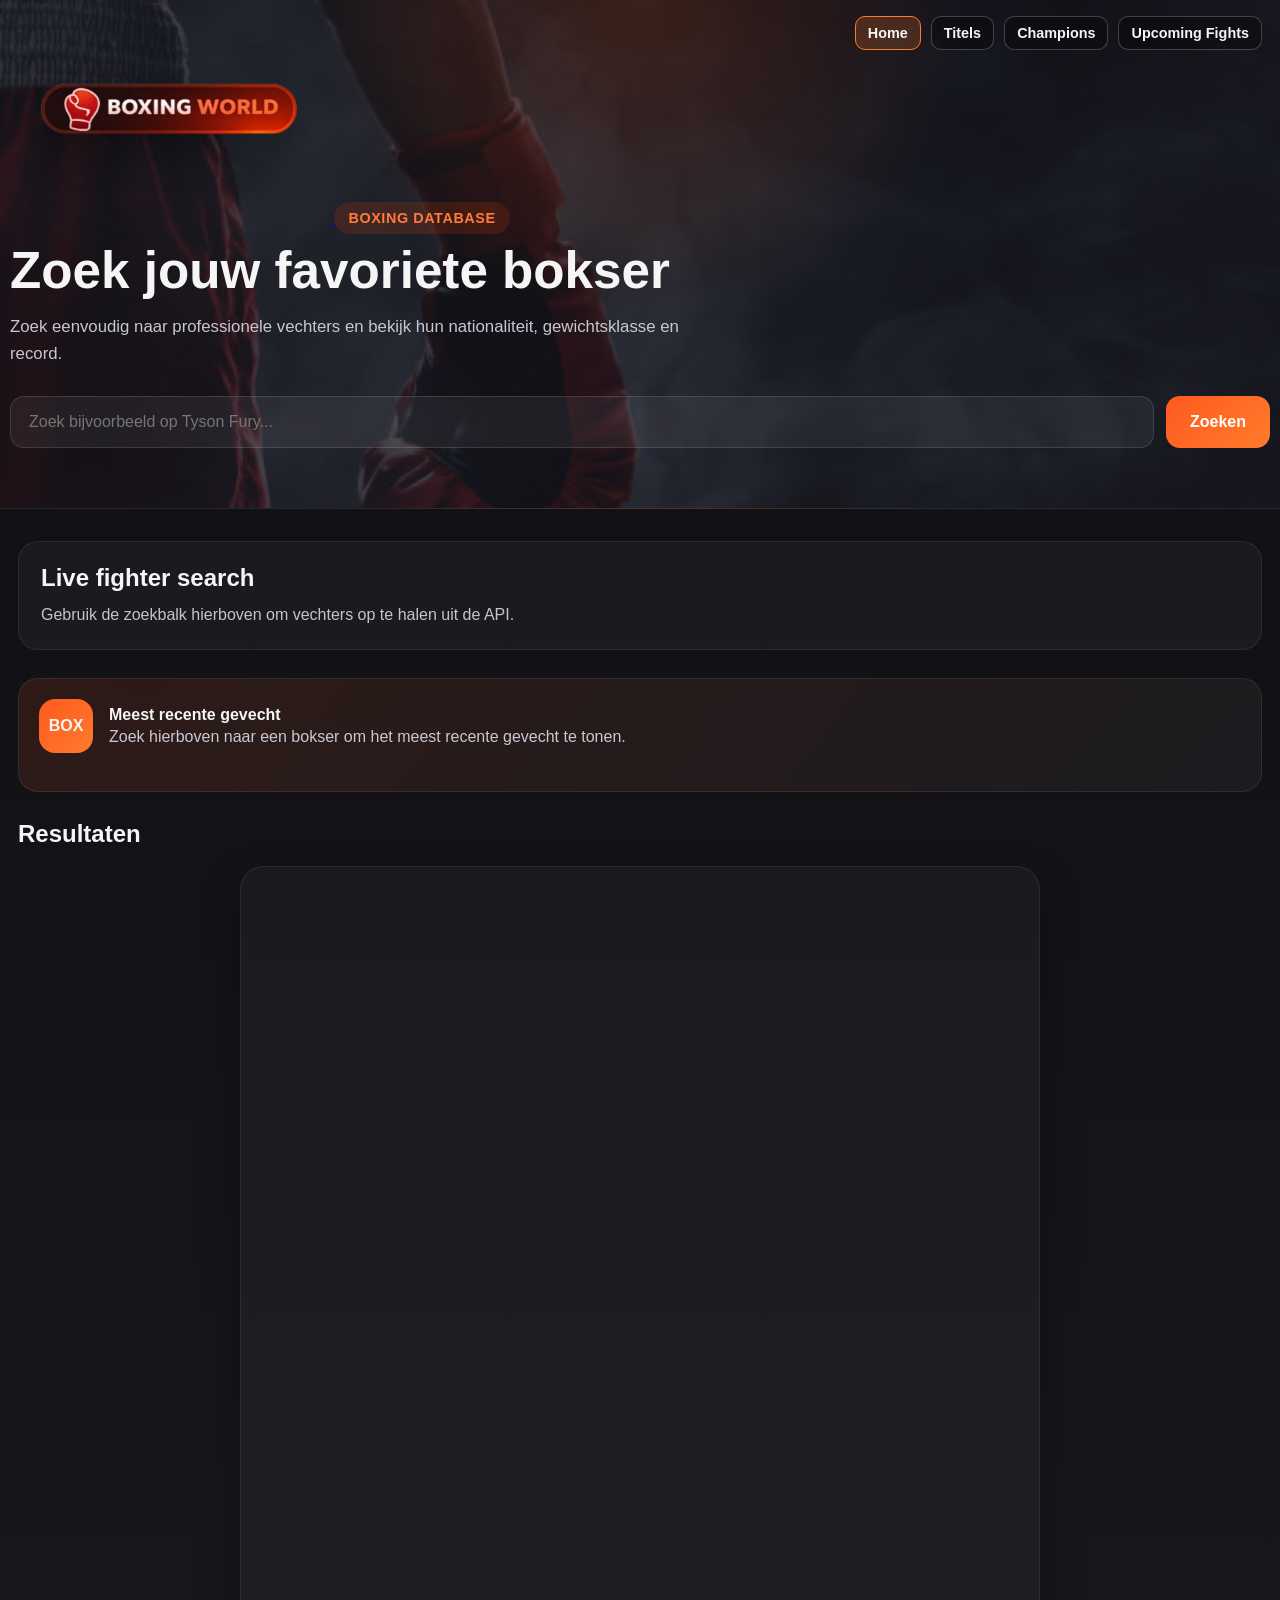
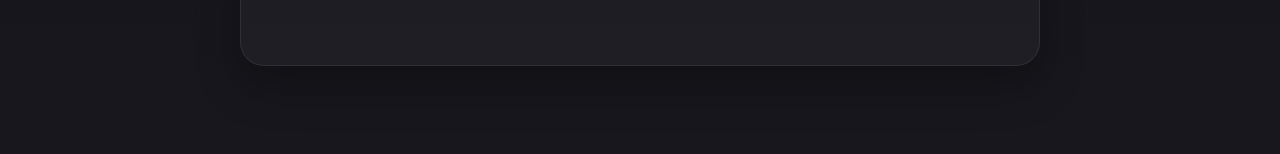
<file: index.html>
<!DOCTYPE html>
<html lang="nl">
  <head>
    <meta charset="UTF-8" />
    <meta name="viewport" content="width=device-width, initial-scale=1.0" />
    <title>Boxing Fighters Search</title>
    <link rel="stylesheet" href="./style.css" />
  </head>
  <body>
    <header class="hero">
      <div class="hero-overlay"></div>
      <div class="hero-content">
        <nav class="top-nav" aria-label="Pagina navigatie">
          <a class="top-nav-link active" href="index.html">Home</a>
          <a class="top-nav-link" href="titels.html">Titels</a>
          <a class="top-nav-link" href="champions.html">Champions</a>
          <a class="top-nav-link" href="upcoming-fights.html"
            >Upcoming Fights</a
          >
        </nav>

        <a href="index.html" aria-label="Ga naar home">
          <img
            class="site-logo"
            src="images/logo.jpg"
            alt="Boxing World logo"
          />
        </a>

        <p class="tag">Boxing Database</p>
        <h1>Zoek jouw favoriete bokser</h1>
        <p class="subtitle">
          Zoek eenvoudig naar professionele vechters en bekijk hun
          nationaliteit, gewichtsklasse en record.
        </p>

        <div class="search-bar">
          <input
            type="text"
            id="search-input"
            placeholder="Zoek bijvoorbeeld op Tyson Fury..."
          />
          <button id="search-btn">Zoeken</button>
        </div>
      </div>
    </header>

    <main class="page-content">
      <section class="info-panel">
        <h2>Live fighter search</h2>
        <p>Gebruik de zoekbalk hierboven om vechters op te halen uit de API.</p>
      </section>

      <section id="upcoming-fights-list" class="upcoming-section"></section>

      <section class="results-section">
        <div class="section-head">
          <h2>Resultaten</h2>
        </div>
        <div id="fighters-list" class="fighters-grid"></div>
      </section>
    </main>

    <script>
      window.RAPIDAPI_KEY =
        "1f1ad9fa8emsh8a078526bec9588p13b42cjsn66582eabc059";
    </script>
    <script src="./script.js"></script>
  </body>
</html>
</file>
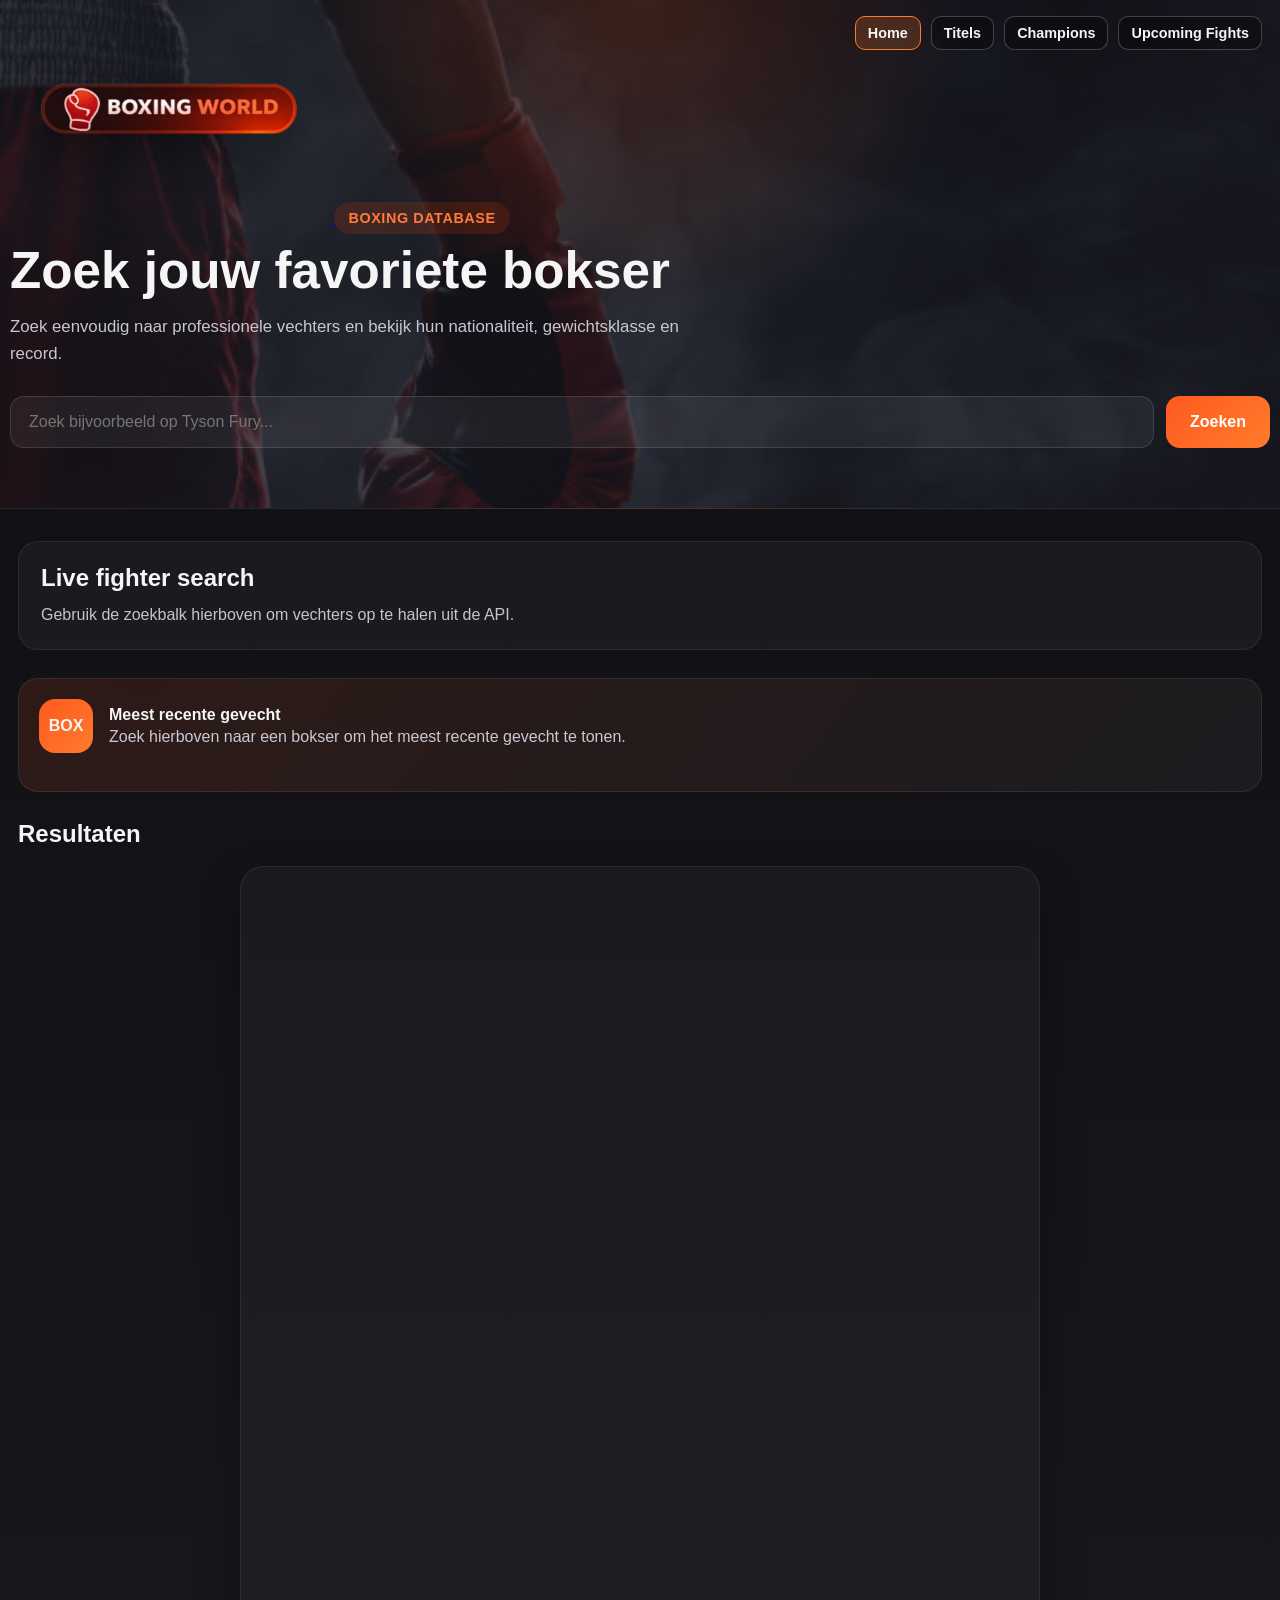
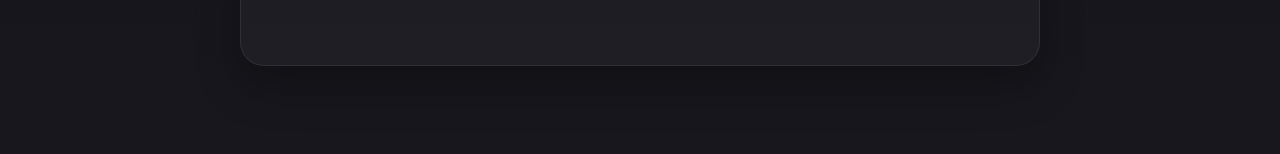
<file: Boxing.html>
<!DOCTYPE html>
<html lang="nl">
  <head>
    <meta charset="UTF-8" />
    <meta name="viewport" content="width=device-width, initial-scale=1.0" />
    <title>Boxing Fighters Search</title>
    <link rel="stylesheet" href="style.css" />
  </head>
  <body>
    <header class="hero">
      <div class="hero-overlay"></div>
      <div class="hero-content">
        <nav class="top-nav" aria-label="Pagina navigatie">
          <a class="top-nav-link active" href="Boxing.html">Home</a>
          <a class="top-nav-link" href="Titels.html">Titels</a>
          <a class="top-nav-link" href="champions.html">Champions</a>
          <a class="top-nav-link" href="upcoming-fights.html"
            >Upcoming Fights</a
          >
        </nav>
        <a href="Boxing.html" aria-label="Ga naar home">
          <img
            class="site-logo"
            src="images/logo.jpg"
            alt="Boxing World logo"
          />
        </a>
        <p class="tag">Boxing Database</p>
        <h1>Zoek jouw favoriete bokser</h1>
        <p class="subtitle">
          Zoek eenvoudig naar professionele vechters en bekijk hun
          nationaliteit, gewichtsklasse en record.
        </p>

        <div class="search-bar">
          <input
            type="text"
            id="search-input"
            placeholder="Zoek bijvoorbeeld op Tyson Fury..."
          />
          <button id="search-btn">Zoeken</button>
        </div>
      </div>
    </header>

    <main class="page-content">
      <section class="info-panel">
        <h2>Live fighter search</h2>
        <p>Gebruik de zoekbalk hierboven om vechters op te halen uit de API.</p>
      </section>

      <section id="upcoming-fights-list" class="upcoming-section"></section>

      <section class="results-section">
        <div class="section-head">
          <h2>Resultaten</h2>
        </div>
        <div id="fighters-list" class="fighters-grid"></div>
      </section>
    </main>

    <script>
      window.RAPIDAPI_KEY =
        "1f1ad9fa8emsh8a078526bec9588p13b42cjsn66582eabc059";
    </script>
    <script src="script.js"></script>
  </body>
</html>
</file>
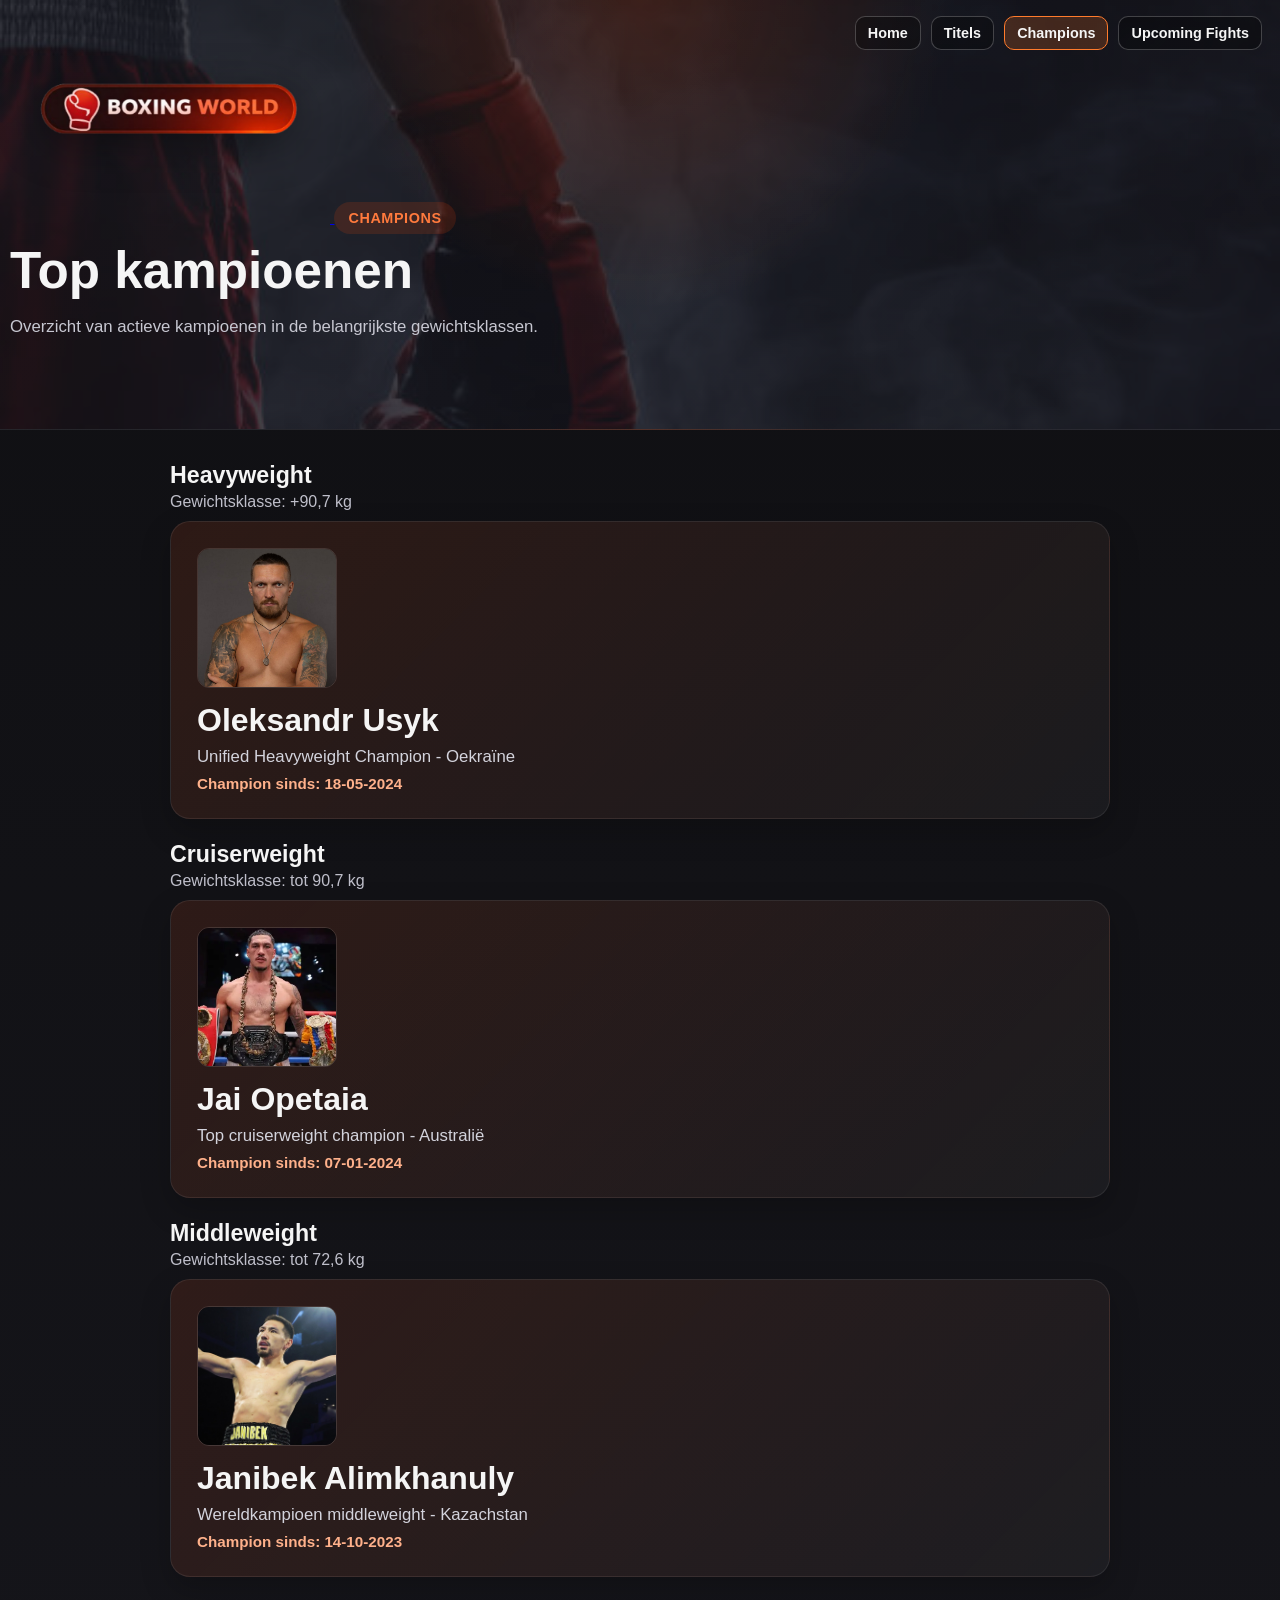
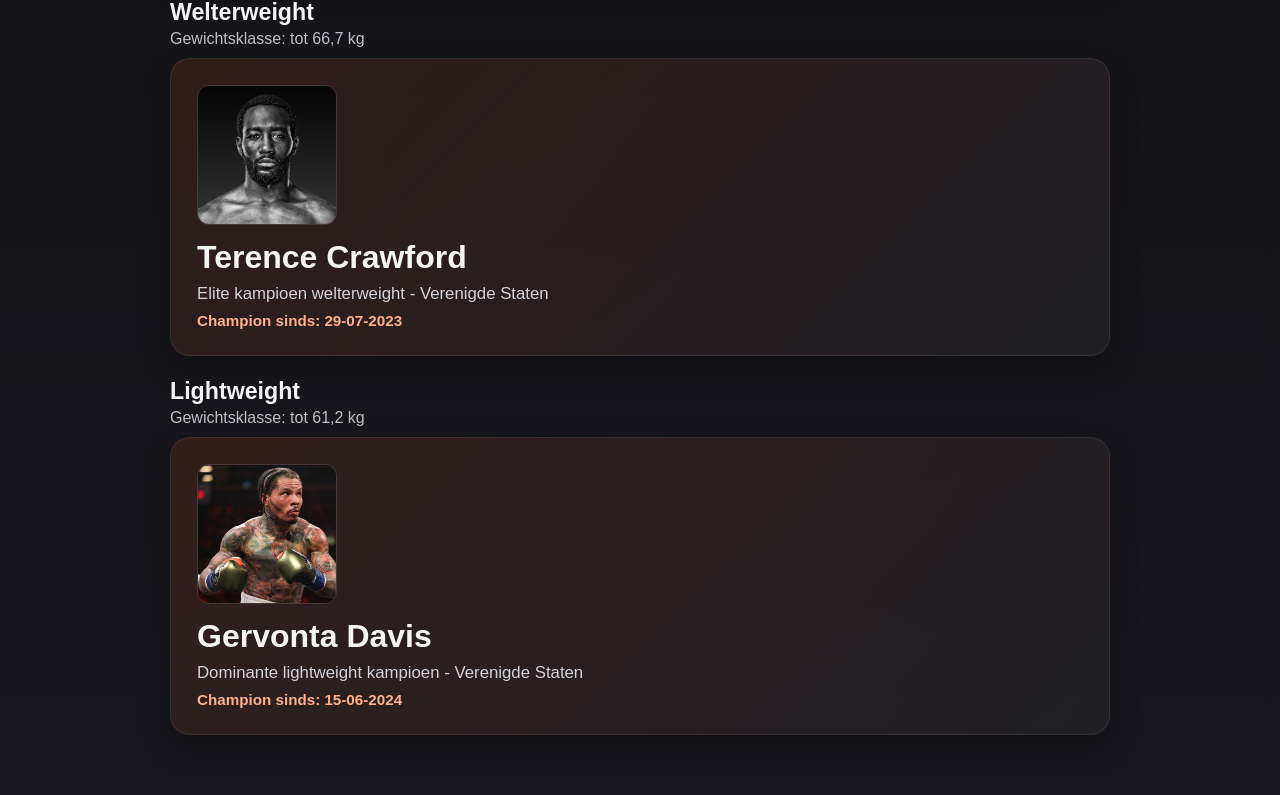
<file: champions.html>
<!DOCTYPE html>
<html lang="nl">
  <head>
    <meta charset="UTF-8" />
    <meta name="viewport" content="width=device-width, initial-scale=1.0" />
    <title>Boxing World - Champions</title>
    <link rel="stylesheet" href="./style.css" />
  </head>
  <body>
    <header class="hero">
      <div class="hero-overlay"></div>
      <div class="hero-content">
        <nav class="top-nav" aria-label="Pagina navigatie">
          <a class="top-nav-link" href="index.html">Home</a>
          <a class="top-nav-link" href="titels.html">Titels</a>
          <a class="top-nav-link active" href="champions.html">Champions</a>
          <a class="top-nav-link" href="upcoming-fights.html"
            >Upcoming Fights</a
          >
        </nav>

        <a href="index.html" aria-label="Ga naar home">
          <img
            class="site-logo"
            src="images/logo.jpg"
            alt="Boxing World logo"
          />
        </a>

        <p class="tag">Champions</p>
        <h1>Top kampioenen</h1>
        <p class="subtitle">
          Overzicht van actieve kampioenen in de belangrijkste gewichtsklassen.
        </p>
      </div>
    </header>

    <main class="page-content">
      <section
        class="champions-overview"
        aria-label="Champions per gewichtsklasse"
      >
        <article class="division-wrap">
          <h2 class="division-title">Heavyweight</h2>
          <p class="division-weight">Gewichtsklasse: +90,7 kg</p>
          <div class="division-champion-box">
            <img
              src="images/usyk.jpg"
              alt="Oleksandr Usyk"
              class="division-champion-photo"
            />
            <h3 class="division-champion-name">Oleksandr Usyk</h3>
            <p class="division-champion-meta">
              Unified Heavyweight Champion - Oekraïne
            </p>
            <p class="division-champion-date">Champion sinds: 18-05-2024</p>
          </div>
        </article>

        <article class="division-wrap">
          <h2 class="division-title">Cruiserweight</h2>
          <p class="division-weight">Gewichtsklasse: tot 90,7 kg</p>
          <div class="division-champion-box">
            <img
              src="images/opetaia.jpg"
              alt="Jai Opetaia"
              class="division-champion-photo"
            />
            <h3 class="division-champion-name">Jai Opetaia</h3>
            <p class="division-champion-meta">
              Top cruiserweight champion - Australië
            </p>
            <p class="division-champion-date">Champion sinds: 07-01-2024</p>
          </div>
        </article>

        <article class="division-wrap">
          <h2 class="division-title">Middleweight</h2>
          <p class="division-weight">Gewichtsklasse: tot 72,6 kg</p>
          <div class="division-champion-box">
            <img
              src="images/Alimkhanuly.jpg"
              alt="Janibek Alimkhanuly"
              class="division-champion-photo"
            />
            <h3 class="division-champion-name">Janibek Alimkhanuly</h3>
            <p class="division-champion-meta">
              Wereldkampioen middleweight - Kazachstan
            </p>
            <p class="division-champion-date">Champion sinds: 14-10-2023</p>
          </div>
        </article>

        <article class="division-wrap">
          <h2 class="division-title">Welterweight</h2>
          <p class="division-weight">Gewichtsklasse: tot 66,7 kg</p>
          <div class="division-champion-box">
            <img
              src="images/crawford.jpg"
              alt="Terence Crawford"
              class="division-champion-photo"
            />
            <h3 class="division-champion-name">Terence Crawford</h3>
            <p class="division-champion-meta">
              Elite kampioen welterweight - Verenigde Staten
            </p>
            <p class="division-champion-date">Champion sinds: 29-07-2023</p>
          </div>
        </article>

        <article class="division-wrap">
          <h2 class="division-title">Lightweight</h2>
          <p class="division-weight">Gewichtsklasse: tot 61,2 kg</p>
          <div class="division-champion-box">
            <img
              src="images/davis.jpg"
              alt="Gervonta Davis"
              class="division-champion-photo"
            />
            <h3 class="division-champion-name">Gervonta Davis</h3>
            <p class="division-champion-meta">
              Dominante lightweight kampioen - Verenigde Staten
            </p>
            <p class="division-champion-date">Champion sinds: 15-06-2024</p>
          </div>
        </article>
      </section>
    </main>
  </body>
</html>
</file>
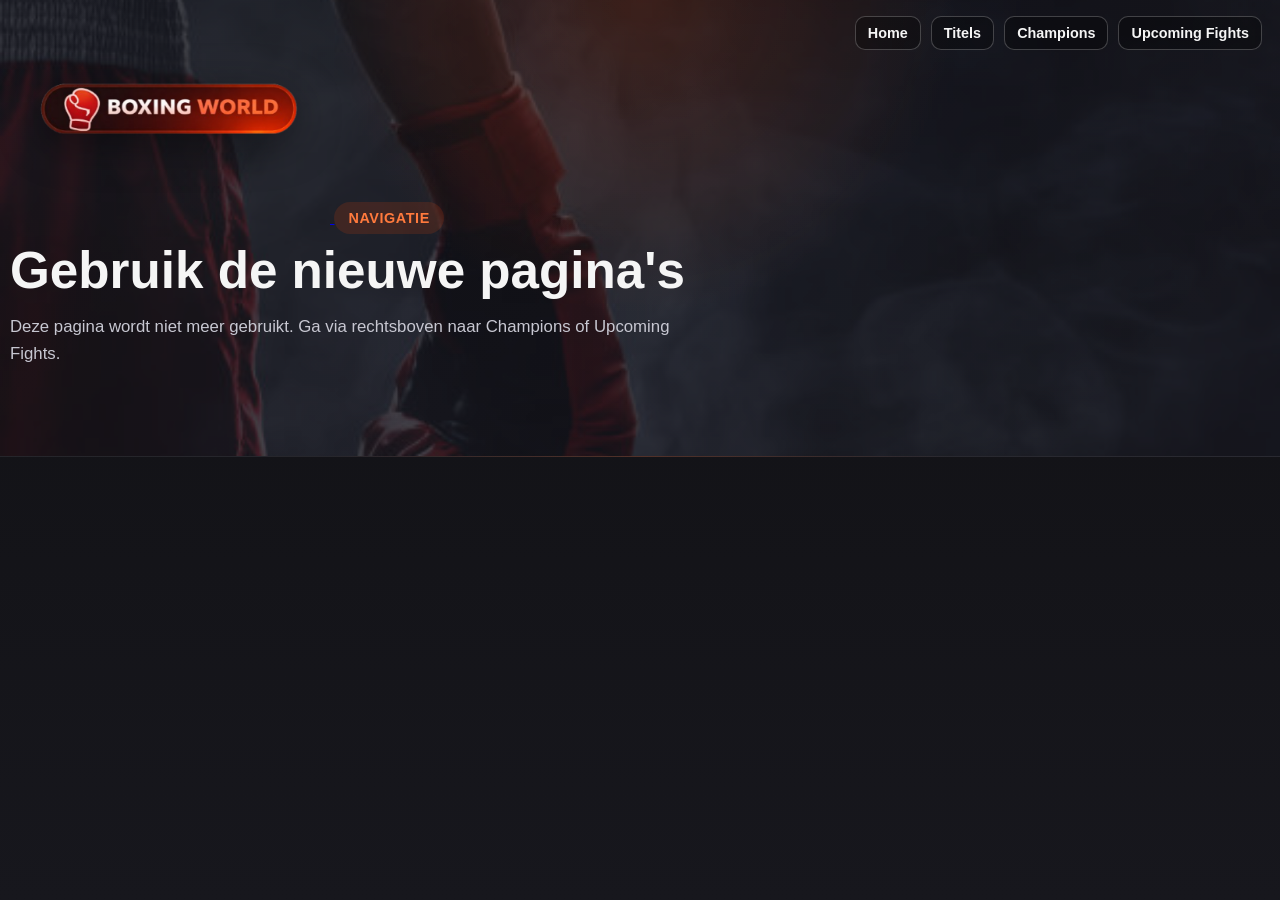
<file: results.html>
<!DOCTYPE html>
<html lang="nl">
  <head>
    <meta charset="UTF-8" />
    <meta name="viewport" content="width=device-width, initial-scale=1.0" />
    <title>Boxing World - Redirect</title>
    <link rel="stylesheet" href="./style.css" />
  </head>
  <body>
    <header class="hero">
      <div class="hero-overlay"></div>
      <div class="hero-content">
        <nav class="top-nav" aria-label="Pagina navigatie">
          <a class="top-nav-link" href="index.html">Home</a>
          <a class="top-nav-link" href="titels.html">Titels</a>
          <a class="top-nav-link" href="champions.html">Champions</a>
          <a class="top-nav-link" href="upcoming-fights.html"
            >Upcoming Fights</a
          >
        </nav>

        <a href="index.html" aria-label="Ga naar home">
          <img
            class="site-logo"
            src="images/logo.jpg"
            alt="Boxing World logo"
          />
        </a>

        <p class="tag">Navigatie</p>
        <h1>Gebruik de nieuwe pagina's</h1>
        <p class="subtitle">
          Deze pagina wordt niet meer gebruikt. Ga via rechtsboven naar
          Champions of Upcoming Fights.
        </p>
      </div>
    </header>
  </body>
</html>
</file>
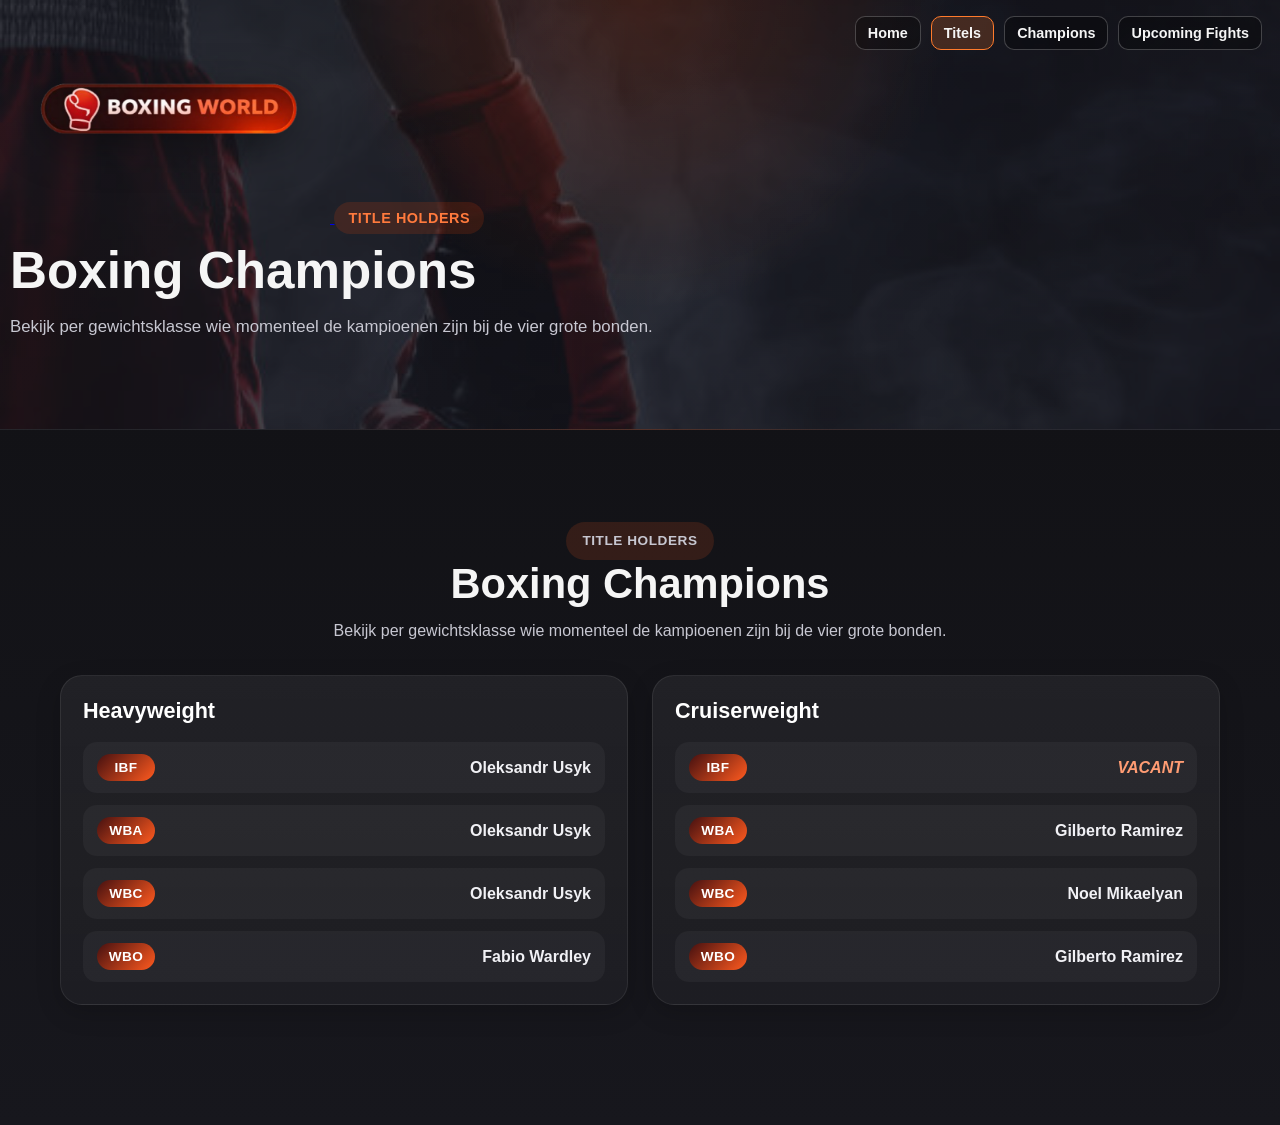
<file: titels.html>
<!DOCTYPE html>
<html lang="nl">
  <head>
    <meta charset="UTF-8" />
    <meta name="viewport" content="width=device-width, initial-scale=1.0" />
    <title>Boxing World - Titels</title>
    <link rel="stylesheet" href="./style.css" />
  </head>
  <body>
    <header class="hero">
      <div class="hero-overlay"></div>
      <div class="hero-content">
        <nav class="top-nav" aria-label="Pagina navigatie">
          <a class="top-nav-link" href="index.html">Home</a>
          <a class="top-nav-link active" href="titels.html">Titels</a>
          <a class="top-nav-link" href="champions.html">Champions</a>
          <a class="top-nav-link" href="upcoming-fights.html"
            >Upcoming Fights</a
          >
        </nav>

        <a href="index.html" aria-label="Ga naar home">
          <img
            class="site-logo"
            src="images/logo.jpg"
            alt="Boxing World logo"
          />
        </a>

        <p class="tag">Title Holders</p>
        <h1>Boxing Champions</h1>
        <p class="subtitle">
          Bekijk per gewichtsklasse wie momenteel de kampioenen zijn bij de vier
          grote bonden.
        </p>
      </div>
    </header>

    <main class="page-content">
      <section class="champions-section">
        <div class="champions-header">
          <p class="champions-tag">Title Holders</p>
          <h2>Boxing Champions</h2>
          <p>
            Bekijk per gewichtsklasse wie momenteel de kampioenen zijn bij de
            vier grote bonden.
          </p>
        </div>

        <div class="champions-grid">
          <article class="weight-card">
            <h3>Heavyweight</h3>
            <div class="belt-list">
              <div class="belt-row">
                <span class="belt ibf">IBF</span>
                <span class="champion-name">Oleksandr Usyk</span>
              </div>
              <div class="belt-row">
                <span class="belt wba">WBA</span>
                <span class="champion-name">Oleksandr Usyk</span>
              </div>
              <div class="belt-row">
                <span class="belt wbc">WBC</span>
                <span class="champion-name">Oleksandr Usyk</span>
              </div>
              <div class="belt-row">
                <span class="belt wbo">WBO</span>
                <span class="champion-name">Fabio Wardley</span>
              </div>
            </div>
          </article>

          <article class="weight-card">
            <h3>Cruiserweight</h3>
            <div class="belt-list">
              <div class="belt-row">
                <span class="belt ibf">IBF</span>
                <span class="champion-name vacant">VACANT</span>
              </div>
              <div class="belt-row">
                <span class="belt wba">WBA</span>
                <span class="champion-name">Gilberto Ramirez</span>
              </div>
              <div class="belt-row">
                <span class="belt wbc">WBC</span>
                <span class="champion-name">Noel Mikaelyan</span>
              </div>
              <div class="belt-row">
                <span class="belt wbo">WBO</span>
                <span class="champion-name">Gilberto Ramirez</span>
              </div>
            </div>
          </article>
        </div>
      </section>
    </main>
  </body>
</html>
</file>
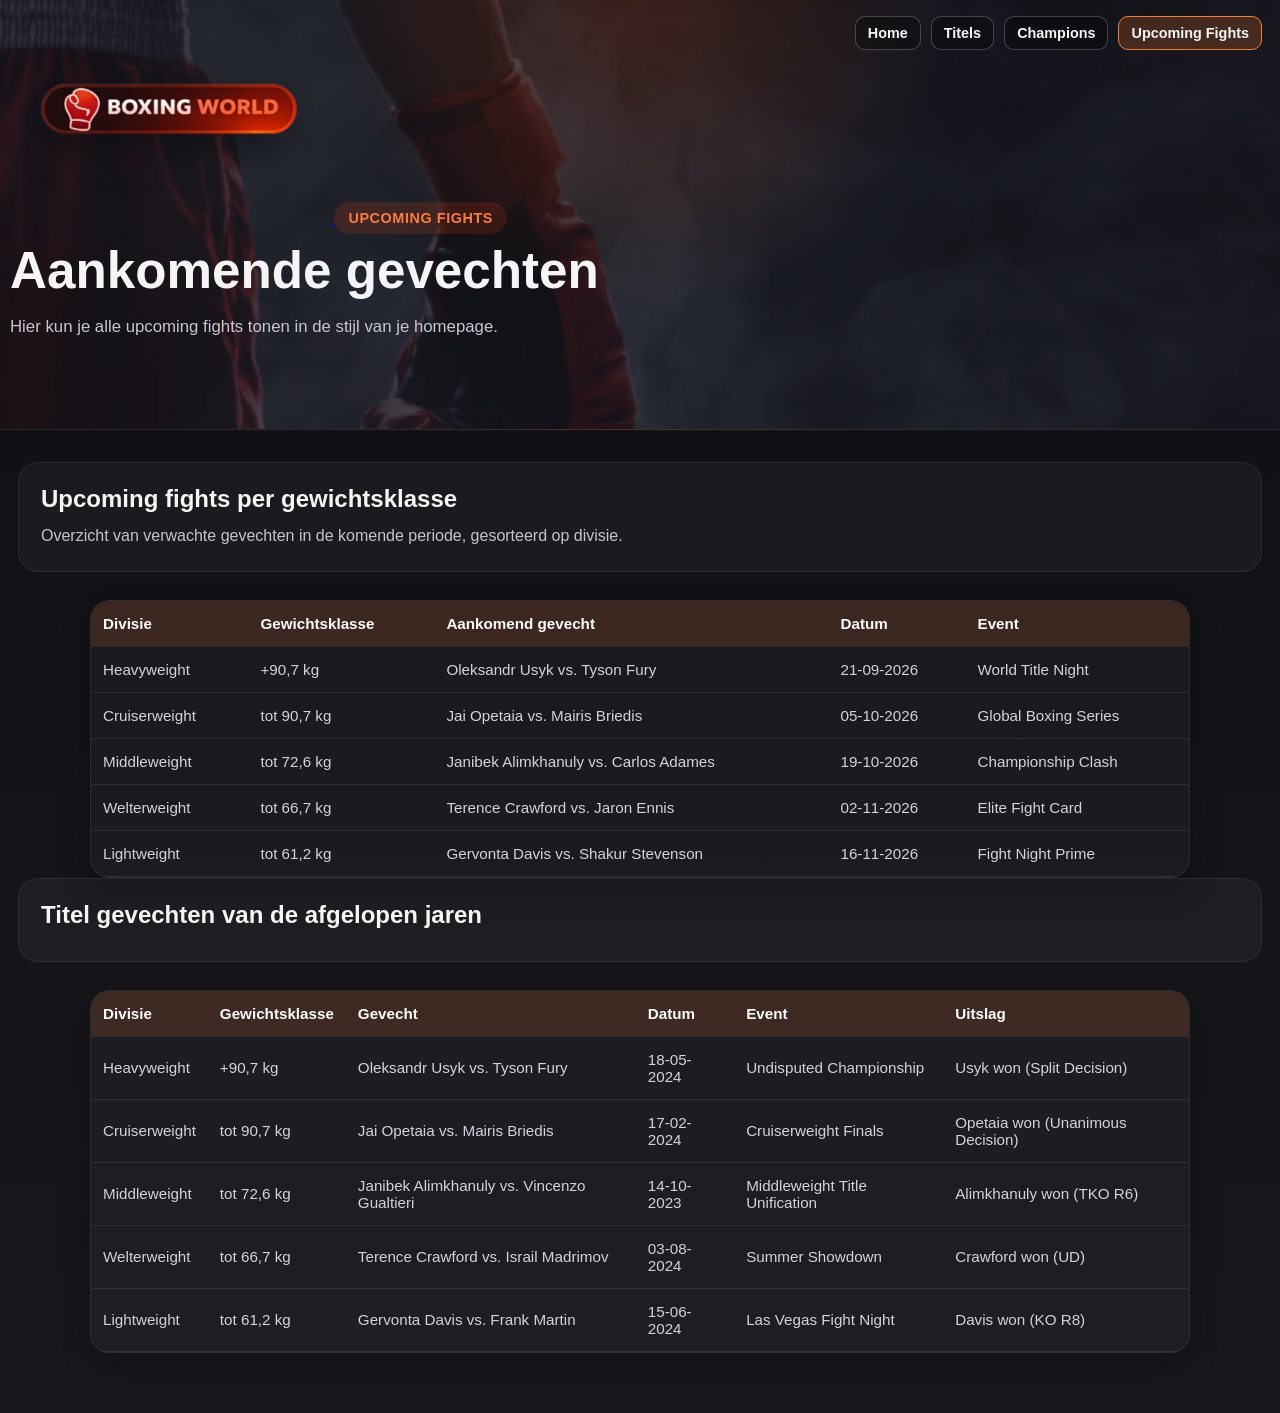
<file: upcoming-fights.html>
<!DOCTYPE html>
<html lang="nl">
  <head>
    <meta charset="UTF-8" />
    <meta name="viewport" content="width=device-width, initial-scale=1.0" />
    <title>Boxing World - Upcoming Fights</title>
    <link rel="stylesheet" href="./style.css" />
  </head>
  <body>
    <header class="hero">
      <div class="hero-overlay"></div>
      <div class="hero-content">
        <nav class="top-nav" aria-label="Pagina navigatie">
          <a class="top-nav-link" href="index.html">Home</a>
          <a class="top-nav-link" href="titels.html">Titels</a>
          <a class="top-nav-link" href="champions.html">Champions</a>
          <a class="top-nav-link active" href="upcoming-fights.html"
            >Upcoming Fights</a
          >
        </nav>

        <a href="index.html" aria-label="Ga naar home">
          <img
            class="site-logo"
            src="images/logo.jpg"
            alt="Boxing World logo"
          />
        </a>

        <p class="tag">Upcoming Fights</p>
        <h1>Aankomende gevechten</h1>
        <p class="subtitle">
          Hier kun je alle upcoming fights tonen in de stijl van je homepage.
        </p>
      </div>
    </header>

    <main class="page-content">
      <section
        class="upcoming-table-section"
        aria-label="Upcoming fights per divisie"
      >
        <div class="info-panel">
          <h2>Upcoming fights per gewichtsklasse</h2>
          <p>
            Overzicht van verwachte gevechten in de komende periode, gesorteerd
            op divisie.
          </p>
        </div>

        <div class="upcoming-table-wrap">
          <table class="upcoming-table" aria-label="Tabel upcoming fights">
            <thead>
              <tr>
                <th>Divisie</th>
                <th>Gewichtsklasse</th>
                <th>Aankomend gevecht</th>
                <th>Datum</th>
                <th>Event</th>
              </tr>
            </thead>
            <tbody>
              <tr>
                <td>Heavyweight</td>
                <td>+90,7 kg</td>
                <td>Oleksandr Usyk vs. Tyson Fury</td>
                <td>21-09-2026</td>
                <td>World Title Night</td>
              </tr>
              <tr>
                <td>Cruiserweight</td>
                <td>tot 90,7 kg</td>
                <td>Jai Opetaia vs. Mairis Briedis</td>
                <td>05-10-2026</td>
                <td>Global Boxing Series</td>
              </tr>
              <tr>
                <td>Middleweight</td>
                <td>tot 72,6 kg</td>
                <td>Janibek Alimkhanuly vs. Carlos Adames</td>
                <td>19-10-2026</td>
                <td>Championship Clash</td>
              </tr>
              <tr>
                <td>Welterweight</td>
                <td>tot 66,7 kg</td>
                <td>Terence Crawford vs. Jaron Ennis</td>
                <td>02-11-2026</td>
                <td>Elite Fight Card</td>
              </tr>
              <tr>
                <td>Lightweight</td>
                <td>tot 61,2 kg</td>
                <td>Gervonta Davis vs. Shakur Stevenson</td>
                <td>16-11-2026</td>
                <td>Fight Night Prime</td>
              </tr>
            </tbody>
          </table>
        </div>
      </section>

      <section
        class="upcoming-table-section"
        aria-label="Resultaten afgelopen jaar"
      >
        <div class="info-panel">
          <h2>Titel gevechten van de afgelopen jaren</h2>
        </div>

        <div class="upcoming-table-wrap">
          <table
            class="upcoming-table"
            aria-label="Tabel afgelopen jaar gevechten"
          >
            <thead>
              <tr>
                <th>Divisie</th>
                <th>Gewichtsklasse</th>
                <th>Gevecht</th>
                <th>Datum</th>
                <th>Event</th>
                <th>Uitslag</th>
              </tr>
            </thead>
            <tbody>
              <tr>
                <td>Heavyweight</td>
                <td>+90,7 kg</td>
                <td>Oleksandr Usyk vs. Tyson Fury</td>
                <td>18-05-2024</td>
                <td>Undisputed Championship</td>
                <td>Usyk won (Split Decision)</td>
              </tr>
              <tr>
                <td>Cruiserweight</td>
                <td>tot 90,7 kg</td>
                <td>Jai Opetaia vs. Mairis Briedis</td>
                <td>17-02-2024</td>
                <td>Cruiserweight Finals</td>
                <td>Opetaia won (Unanimous Decision)</td>
              </tr>
              <tr>
                <td>Middleweight</td>
                <td>tot 72,6 kg</td>
                <td>Janibek Alimkhanuly vs. Vincenzo Gualtieri</td>
                <td>14-10-2023</td>
                <td>Middleweight Title Unification</td>
                <td>Alimkhanuly won (TKO R6)</td>
              </tr>
              <tr>
                <td>Welterweight</td>
                <td>tot 66,7 kg</td>
                <td>Terence Crawford vs. Israil Madrimov</td>
                <td>03-08-2024</td>
                <td>Summer Showdown</td>
                <td>Crawford won (UD)</td>
              </tr>
              <tr>
                <td>Lightweight</td>
                <td>tot 61,2 kg</td>
                <td>Gervonta Davis vs. Frank Martin</td>
                <td>15-06-2024</td>
                <td>Las Vegas Fight Night</td>
                <td>Davis won (KO R8)</td>
              </tr>
            </tbody>
          </table>
        </div>
      </section>
    </main>
  </body>
</html>
</file>
<file: style.css>
* {
  margin: 0;
  padding: 0;
  box-sizing: border-box;
}

body {
  font-family: Arial, sans-serif;
  background: linear-gradient(180deg, #0f0f12 0%, #17171d 100%);
  color: #f5f5f5;
  min-height: 100vh;
}

.hero {
  position: relative;
  padding: 8px 10px 60px;
  background: radial-gradient(
      circle at top,
      rgba(255, 72, 0, 0.2),
      transparent 40%
    ),
    linear-gradient(135deg, #121218, #1a1a22);
  border-bottom: 1px solid rgba(255, 255, 255, 0.08);
}

.hero-overlay {
  position: absolute;
  inset: 0;
  background: url("images/hero-bg.png")
    center/cover no-repeat;
  opacity: 0.2;
  pointer-events: none;
}

.hero-content {
  position: relative;
  width: 100%;
  max-width: none;
  margin: 0;
  padding-top: 0;
  z-index: 1;
}

.top-nav {
  position: absolute;
  top: 8px;
  right: 8px;
  display: flex;
  gap: 10px;
  z-index: 2;
}

.top-nav-link {
  text-decoration: none;
  color: #f5f5f5;
  border: 1px solid rgba(255, 255, 255, 0.22);
  background: rgba(0, 0, 0, 0.3);
  border-radius: 10px;
  padding: 8px 12px;
  font-size: 0.9rem;
  font-weight: 700;
  transition: transform 0.15s ease, border-color 0.15s ease,
    background 0.15s ease;
}

.top-nav-link:hover {
  transform: translateY(-1px);
  border-color: rgba(255, 123, 44, 0.8);
  background: rgba(255, 123, 44, 0.16);
}

.top-nav-link.active {
  border-color: #ff7b2c;
  background: rgba(255, 123, 44, 0.2);
}

.site-logo {
  position: relative;
  width: 320px;
  max-width: 40vw;
  height: auto;
  margin: 0 0 2px;
  transform: translate(-24px, -14px) scale(1.14);
  transform-origin: top left;
  filter: drop-shadow(0 8px 20px rgba(0, 0, 0, 0.35));
}

.tag {
  display: inline-block;
  margin-bottom: 10px;
  padding: 8px 14px;
  border-radius: 999px;
  background: rgba(255, 72, 0, 0.14);
  color: #ff7a3d;
  font-size: 0.9rem;
  font-weight: 700;
  letter-spacing: 0.04em;
  text-transform: uppercase;
}

.hero h1 {
  font-size: 3.2rem;
  line-height: 1.05;
  margin-bottom: 16px;
}

.subtitle {
  max-width: 700px;
  color: #c7c7d1;
  font-size: 1.05rem;
  line-height: 1.6;
  margin-bottom: 28px;
}

.search-bar {
  display: flex;
  gap: 12px;
  flex-wrap: wrap;
}

.search-bar input {
  flex: 1;
  min-width: 260px;
  padding: 16px 18px;
  border-radius: 14px;
  border: 1px solid rgba(255, 255, 255, 0.12);
  background: rgba(255, 255, 255, 0.06);
  color: white;
  font-size: 1rem;
  outline: none;
  transition: 0.2s ease;
}

.search-bar input:focus {
  border-color: #ff6a2a;
  box-shadow: 0 0 0 4px rgba(255, 106, 42, 0.15);
}

.search-bar button {
  padding: 16px 24px;
  border: none;
  border-radius: 14px;
  background: linear-gradient(135deg, #ff5a1f, #ff7b2c);
  color: white;
  font-size: 1rem;
  font-weight: 700;
  cursor: pointer;
  transition: transform 0.15s ease, box-shadow 0.15s ease;
}

.search-bar button:hover {
  transform: translateY(-2px);
  box-shadow: 0 10px 24px rgba(255, 90, 31, 0.25);
}

.page-content {
  width: 100%;
  max-width: none;
  margin: 0;
  padding: 32px 18px 60px;
}

.info-panel,
.results-section,
.upcoming-section {
  margin-bottom: 28px;
}

.info-panel {
  padding: 22px;
  border-radius: 20px;
  background: rgba(255, 255, 255, 0.04);
  border: 1px solid rgba(255, 255, 255, 0.07);
}

.info-panel h2,
.section-head h2 {
  margin-bottom: 10px;
  font-size: 1.5rem;
}

.info-panel p {
  color: #c4c4cf;
  line-height: 1.6;
}

.fighters-grid {
  width: 800px;
  height: 800px;
  margin: 18px auto 0;
  padding: 24px;
  border-radius: 24px;
  background: rgba(255, 255, 255, 0.03);
  border: 1px solid rgba(255, 255, 255, 0.08);
  box-shadow: 0 20px 44px rgba(0, 0, 0, 0.28);
  display: flex;
  flex-direction: column;
  align-items: center;
  gap: 18px;
  overflow-y: auto;
}

.fighter-card {
  width: 100%;
  max-width: 420px;
  background: linear-gradient(180deg, #1b1b24 0%, #13131a 100%);
  border: 1px solid rgba(255, 255, 255, 0.08);
  border-radius: 20px;
  padding: 18px 18px 20px;
  display: flex;
  flex-direction: column;
  align-items: center;
  text-align: center;
  transition: transform 0.2s ease, border-color 0.2s ease, box-shadow 0.2s ease;
}

.fighter-card:hover {
  transform: translateY(-4px);
  border-color: rgba(255, 106, 42, 0.45);
  box-shadow: 0 14px 32px rgba(0, 0, 0, 0.35);
}

.fighter-image {
  width: 220px;
  height: 220px;
  border-radius: 14px;
  object-fit: cover;
  object-position: center top;
  display: block;
  background: #111;
  margin-bottom: 14px;
}

.fighter-card h3 {
  font-size: 1.35rem;
  margin-bottom: 10px;
}

.fighter-card p {
  margin-bottom: 8px;
  color: #d3d3dc;
  line-height: 1.45;
}

.fighter-card p:last-child {
  margin-bottom: 0;
}

.fighter-card strong {
  color: #ffffff;
}

.fight-block {
  padding: 20px;
  border-radius: 20px;
  background: linear-gradient(
    135deg,
    rgba(255, 90, 31, 0.12),
    rgba(255, 255, 255, 0.04)
  );
  border: 1px solid rgba(255, 255, 255, 0.08);
}

.fight-head {
  display: flex;
  align-items: center;
  gap: 16px;
  margin-bottom: 18px;
}

.fight-logo {
  width: 54px;
  height: 54px;
  display: grid;
  place-items: center;
  border-radius: 16px;
  background: linear-gradient(135deg, #ff5a1f, #ff7b2c);
  font-weight: 800;
}

.fight-title {
  font-weight: 700;
  margin-bottom: 4px;
}

.fight-location {
  color: #c9c9d3;
}

.fight-topline {
  display: flex;
  gap: 10px;
  flex-wrap: wrap;
  align-items: center;
  color: #d4d4dc;
  margin-bottom: 14px;
}

.fight-type {
  padding: 6px 10px;
  border-radius: 999px;
  background: rgba(255, 255, 255, 0.08);
  font-size: 0.9rem;
}

.fight-row {
  display: flex;
  align-items: center;
  justify-content: space-between;
  gap: 14px;
}

.fighter-name {
  font-size: 1.2rem;
}

.fight-vs {
  font-weight: 800;
  color: #ff7b2c;
}

.right {
  text-align: right;
}

#fighters-list > p {
  padding: 20px;
  border-radius: 16px;
  background: rgba(255, 255, 255, 0.04);
  color: #d1d1da;
  border: 1px solid rgba(255, 255, 255, 0.08);
  width: 100%;
  max-width: 420px;
  text-align: center;
}

.champions-overview {
  width: 100%;
  display: flex;
  flex-direction: column;
  gap: 22px;
}

.division-wrap {
  width: 100%;
  max-width: 940px;
  margin: 0 auto;
}

.division-title {
  font-size: 1.45rem;
  margin-bottom: 4px;
}

.division-weight {
  color: #bfbfca;
  margin-bottom: 10px;
}

.division-champion-box {
  width: 100%;
  min-height: 220px;
  border-radius: 20px;
  padding: 26px;
  background: linear-gradient(
    135deg,
    rgba(255, 90, 31, 0.12),
    rgba(255, 255, 255, 0.04)
  );
  border: 1px solid rgba(255, 255, 255, 0.08);
  box-shadow: 0 12px 30px rgba(0, 0, 0, 0.22);
  display: flex;
  flex-direction: column;
  justify-content: center;
}

.division-champion-name {
  font-size: 2rem;
  margin-bottom: 8px;
}

.division-champion-photo {
  width: 140px;
  height: 140px;
  border-radius: 12px;
  object-fit: cover;
  object-position: center top;
  margin-bottom: 14px;
  border: 1px solid rgba(255, 255, 255, 0.12);
}

.division-champion-meta {
  color: #d3d3dc;
  font-size: 1.05rem;
}

.division-champion-date {
  margin-top: 8px;
  color: #ffb18b;
  font-size: 0.95rem;
  font-weight: 700;
}

.upcoming-table-section {
  width: 100%;
}

.upcoming-table-wrap {
  width: 100%;
  max-width: 1100px;
  margin: 0 auto;
  border-radius: 20px;
  overflow: hidden;
  border: 1px solid rgba(255, 255, 255, 0.08);
  background: rgba(255, 255, 255, 0.03);
  box-shadow: 0 12px 30px rgba(0, 0, 0, 0.22);
}

.upcoming-table {
  width: 100%;
  border-collapse: collapse;
}

.upcoming-table th,
.upcoming-table td {
  padding: 14px 12px;
  border-bottom: 1px solid rgba(255, 255, 255, 0.08);
  text-align: left;
}

.upcoming-table th {
  background: rgba(255, 123, 44, 0.15);
  color: #ffffff;
  font-size: 0.95rem;
}

.upcoming-table td {
  color: #d3d3dc;
  font-size: 0.95rem;
}

.upcoming-table tbody tr:hover {
  background: rgba(255, 123, 44, 0.08);
}

.champions-section {
  max-width: 1200px;
  margin: 60px auto;
  padding: 0 20px;
}

.champions-header {
  text-align: center;
  margin-bottom: 32px;
}

.champions-tag {
  display: inline-block;
  padding: 8px 16px;
  border-radius: 999px;
  background: rgba(255, 90, 31, 0.14);
  color: #ff7a3d;
  font-weight: 700;
  margin-bottom: 14px;
  text-transform: uppercase;
  letter-spacing: 0.04em;
  font-size: 0.85rem;
}

.champions-header h2 {
  font-size: 2.6rem;
  margin-bottom: 10px;
}

.champions-header p {
  max-width: 720px;
  margin: 0 auto;
  color: #c7c7d1;
  line-height: 1.6;
}

.champions-grid {
  display: grid;
  grid-template-columns: repeat(auto-fit, minmax(320px, 1fr));
  gap: 24px;
}

.weight-card {
  background: linear-gradient(
    180deg,
    rgba(255, 255, 255, 0.06),
    rgba(255, 255, 255, 0.03)
  );
  border: 1px solid rgba(255, 255, 255, 0.08);
  border-radius: 22px;
  padding: 22px;
  box-shadow: 0 8px 24px rgba(0, 0, 0, 0.18);
  transition: transform 0.2s ease, border-color 0.2s ease, box-shadow 0.2s ease;
}

.weight-card:hover {
  transform: translateY(-4px);
  border-color: rgba(255, 106, 42, 0.35);
  box-shadow: 0 18px 38px rgba(0, 0, 0, 0.28);
}

.weight-card h3 {
  font-size: 1.35rem;
  margin-bottom: 18px;
  color: #ffffff;
}

.belt-list {
  display: flex;
  flex-direction: column;
  gap: 12px;
}

.belt-row {
  display: flex;
  align-items: center;
  justify-content: space-between;
  gap: 14px;
  padding: 12px 14px;
  border-radius: 14px;
  background: rgba(255, 255, 255, 0.04);
}

.belt {
  min-width: 58px;
  text-align: center;
  padding: 6px 10px;
  border-radius: 999px;
  font-weight: 800;
  font-size: 0.85rem;
  letter-spacing: 0.03em;
}

.ibf,
.wba,
.wbc,
.wbo {
  background: linear-gradient(135deg, #451010, #ff5a1f);
  color: white;
}

.champion-name {
  color: #f1f1f5;
  font-weight: 600;
  text-align: right;
  flex: 1;
}

.champion-name.vacant {
  color: #ff9c73;
  font-style: italic;
}

@media (max-width: 700px) {
  .hero {
    padding: 6px 8px 42px;
  }

  .hero-content {
    padding-top: 0;
  }

  .top-nav {
    position: static;
    margin-bottom: 8px;
    justify-content: flex-end;
    flex-wrap: wrap;
  }

  .site-logo {
    width: 220px;
    max-width: 70vw;
    transform: translate(-12px, -8px) scale(1.08);
  }

  .fight-row {
    flex-direction: column;
    align-items: flex-start;
  }

  .right {
    text-align: left;
  }

  .fighters-grid {
    width: 92vw;
    max-width: 800px;
    height: 92vw;
    max-height: 800px;
    padding: 16px;
  }

  .fighter-image {
    width: 180px;
    height: 180px;
  }

  .division-title {
    font-size: 1.2rem;
  }

  .division-champion-box {
    min-height: 170px;
    padding: 18px;
  }

  .division-champion-name {
    font-size: 1.5rem;
  }

  .upcoming-table-wrap {
    overflow-x: auto;
  }

  .upcoming-table {
    min-width: 760px;
  }

  .champions-header h2 {
    font-size: 2rem;
  }

  .belt-row {
    flex-direction: column;
    align-items: flex-start;
  }

  .champion-name {
    text-align: left;
  }
}
</file>
